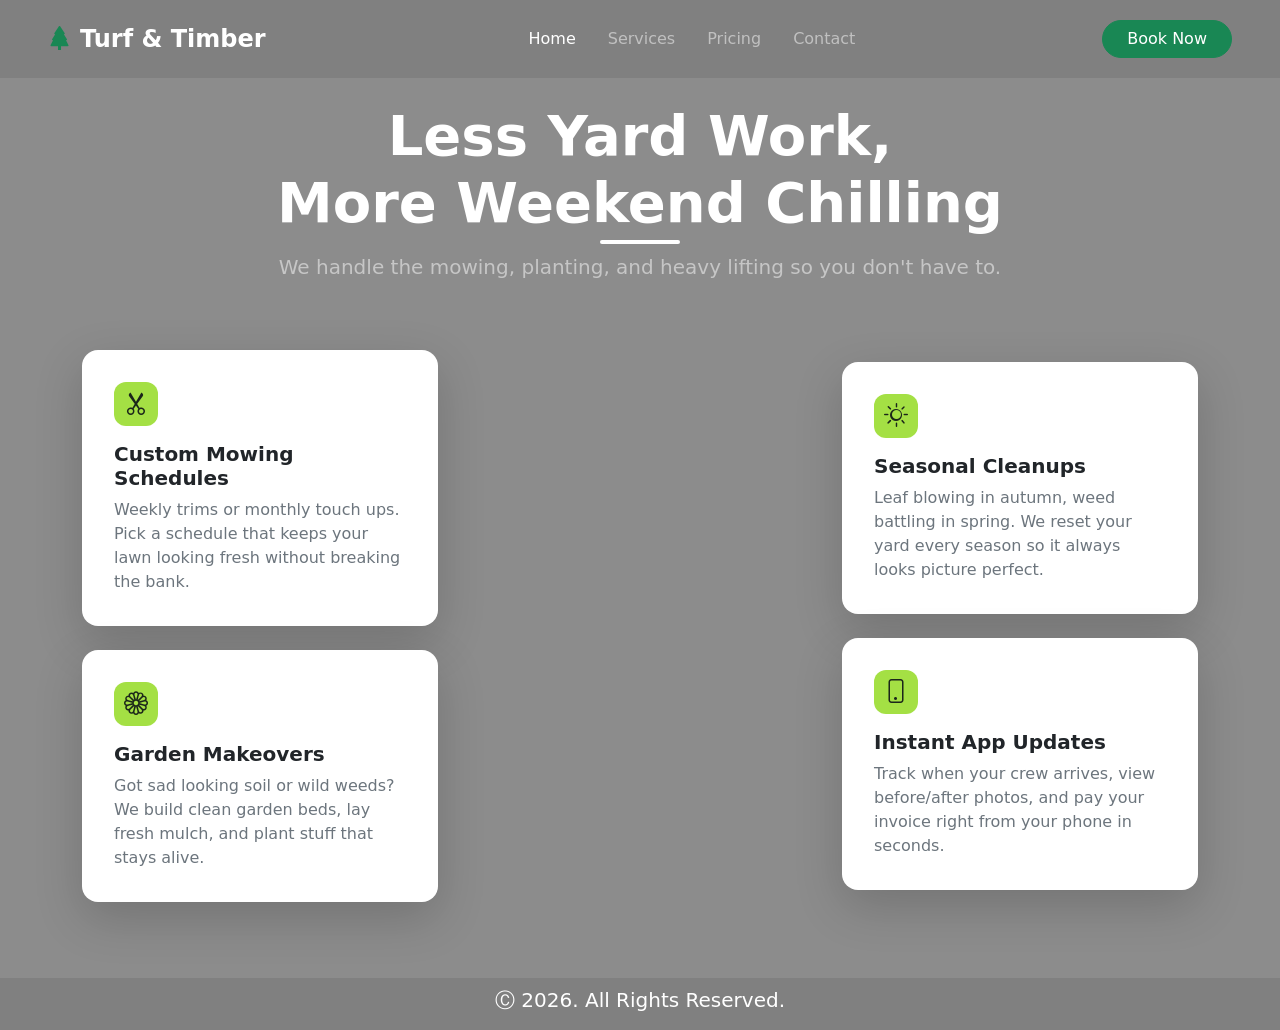
<file: index.html>
<!DOCTYPE html>
<html lang="en">
<head>
  <meta charset="UTF-8">
  <meta name="viewport" content="width=device-width, initial-scale=1.0">
  <title>Turf & Timber - Landscaping</title>
  
  <link href="https://cdn.jsdelivr.net/npm/bootstrap@5.3.3/dist/css/bootstrap.min.css" rel="stylesheet">
  <link href="https://cdn.jsdelivr.net/npm/bootstrap-icons@1.11.3/font/bootstrap-icons.css" rel="stylesheet">
  <link rel="stylesheet" href="index4.css">
</head>
<body>
    
    <nav class="navbar navbar-expand-lg navbar-dark custom-nav py-3">
      <div class="container-fluid px-4 px-lg-5">
        <a class="navbar-brand d-flex align-items-center gap-2 fw-bold fs-4 text-white" href="#">
          <i class="bi bi-tree-fill text-success"></i> Turf & Timber
        </a>
        
        <button class="navbar-toggler border-0" type="button" data-bs-toggle="collapse" data-bs-target="#navbarNavAltMarkup">
          <span class="navbar-toggler-icon"></span>
        </button>

        <div class="collapse navbar-collapse" id="navbarNavAltMarkup">
          <div class="navbar-nav mx-auto gap-lg-3">
            <a class="nav-link active text-white" href="#">Home</a>
            <a class="nav-link text-white-50" href="#">Services</a>
            <a class="nav-link text-white-50" href="#">Pricing</a>
            <a class="nav-link text-white-50" href="#">Contact</a>
          </div>
          <div class="d-flex">
            <button type="button" class="btn btn-success rounded-pill px-4 fw-medium">Book Now</button>
          </div>
        </div>
      </div>
    </nav>
<div class="hero-background">
    <header class="heading text-center text-white my-4 px-3">
      <h1 class="display-4 fw-bold">Less Yard Work, <br> More Weekend Chilling</h1>
      <p class="fs-5 text-white-50 mt-2">We handle the mowing, planting, and heavy lifting so you don't have to.</p>
    </header>

    <main class="container my-auto pb-5">
      <div class="row g-4 align-items-center justify-content-between">
        
        <div class="col-12 col-lg-5 col-xl-4 d-flex flex-column gap-4">
          
          <div class="card floating-card border-0 rounded-4 p-3 shadow-lg">
            <div class="card-body">
              <div class="card-icon mb-3">
                <i class="bi bi-scissors fs-4"></i>
              </div>
              <h5 class="card-title fw-bold text-dark mb-2">Custom Mowing Schedules</h5>
              <p class="card-text text-secondary mb-0">
                Weekly trims or monthly touch ups. Pick a schedule that keeps your lawn looking fresh without breaking the bank.
              </p>
            </div>
          </div>

          <div class="card floating-card border-0 rounded-4 p-3 shadow-lg">
            <div class="card-body">
              <div class="card-icon mb-3">
                <i class="bi bi-flower1 fs-4"></i>
              </div>
              <h5 class="card-title fw-bold text-dark mb-2">Garden Makeovers</h5>
              <p class="card-text text-secondary mb-0">
                Got sad looking soil or wild weeds? We build clean garden beds, lay fresh mulch, and plant stuff that stays alive.
              </p>
            </div>
          </div>

        </div>

        <div class="col-12 col-lg-5 col-xl-4 d-flex flex-column gap-4">

          <div class="card floating-card border-0 rounded-4 p-3 shadow-lg">
            <div class="card-body">
              <div class="card-icon mb-3">
                <i class="bi bi-sun fs-4"></i>
              </div>
              <h5 class="card-title fw-bold text-dark mb-2">Seasonal Cleanups</h5>
              <p class="card-text text-secondary mb-0">
                Leaf blowing in autumn, weed battling in spring. We reset your yard every season so it always looks picture perfect.
              </p>
            </div>
          </div>

          <div class="card floating-card border-0 rounded-4 p-3 shadow-lg">
            <div class="card-body">
              <div class="card-icon mb-3">
                <i class="bi bi-phone fs-4"></i>
              </div>
              <h5 class="card-title fw-bold text-dark mb-2">Instant App Updates</h5>
              <p class="card-text text-secondary mb-0">
                Track when your crew arrives, view before/after photos, and pay your invoice right from your phone in seconds.
              </p>
            </div>
          </div>

        </div>

      </div>
    </main>

  </div>

  <footer class="footer">
    <div class="text">
     <h5>  &#9400 2026. All Rights Reserved.</h5>
    </div>
  </footer>

  <script src="https://cdn.jsdelivr.net/npm/bootstrap@5.3.3/dist/js/bootstrap.bundle.min.js"></script>
</body>
</html>
</file>
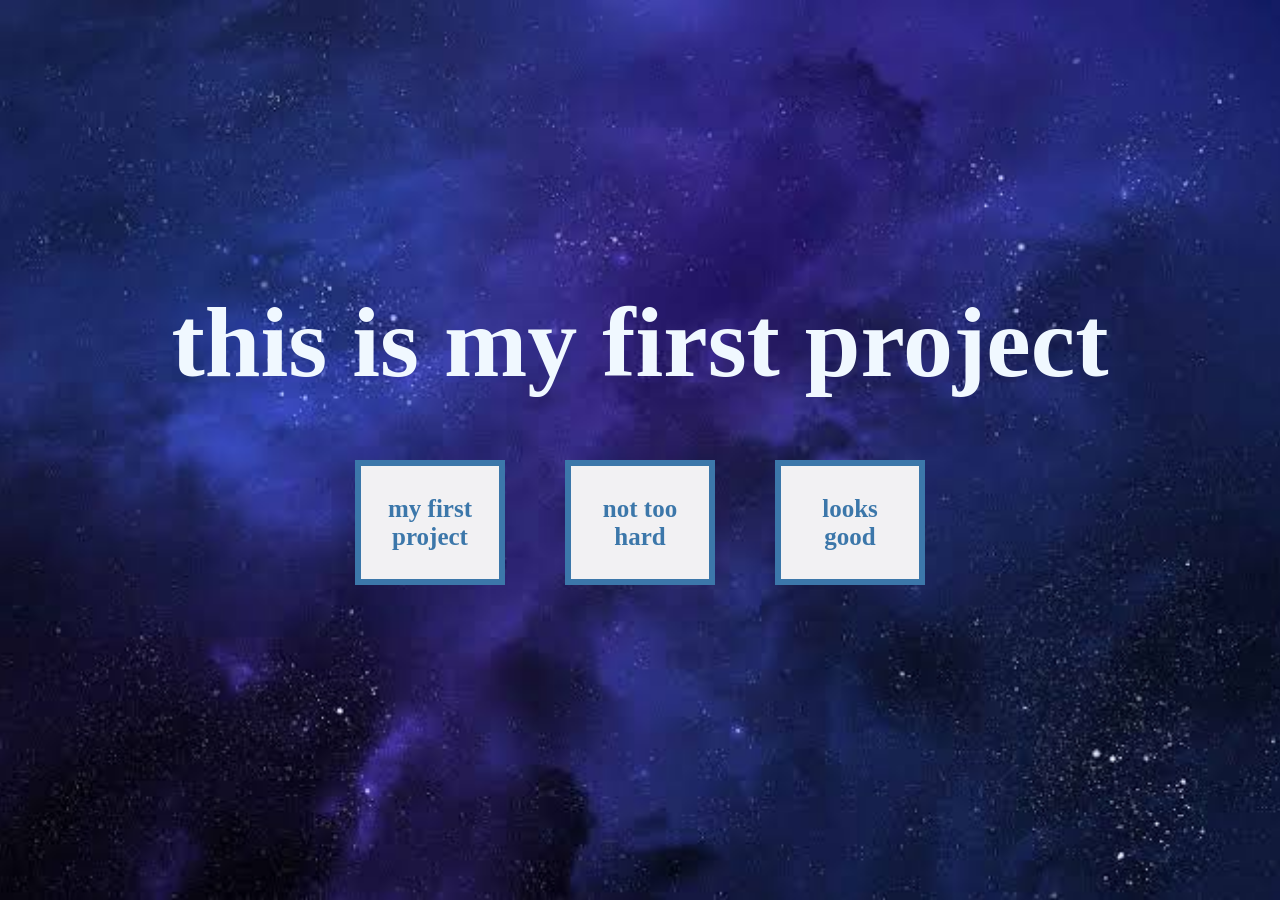
<file: index1.html>
<!DOCTYPE html>
<html lang="en">
<head>
    <meta charset="UTF-8">
    <meta name="viewport" content="width=device-width, initial-scale=1.0">
    <title>project numero uno</title>
    <link rel="stylesheet" href="project1.css">
    <link rel="icon" href="image/butterfly-logo.jpg">
</head>
<body>
    <div class="centre-text">
    <h1 class="text">this is my first project</h1>
   

    <div class='boxes'>
      <div class='box1'>
<h4 class="heading">my first project</h4>
      </div>

       <div class='box1'>
<h4 class="heading">not too hard</h4>
      </div>

       <div class='box1'>
<h4 class="heading">looks good</h4>
      </div>
       </div>
</div>

</body>
</html>
</file>
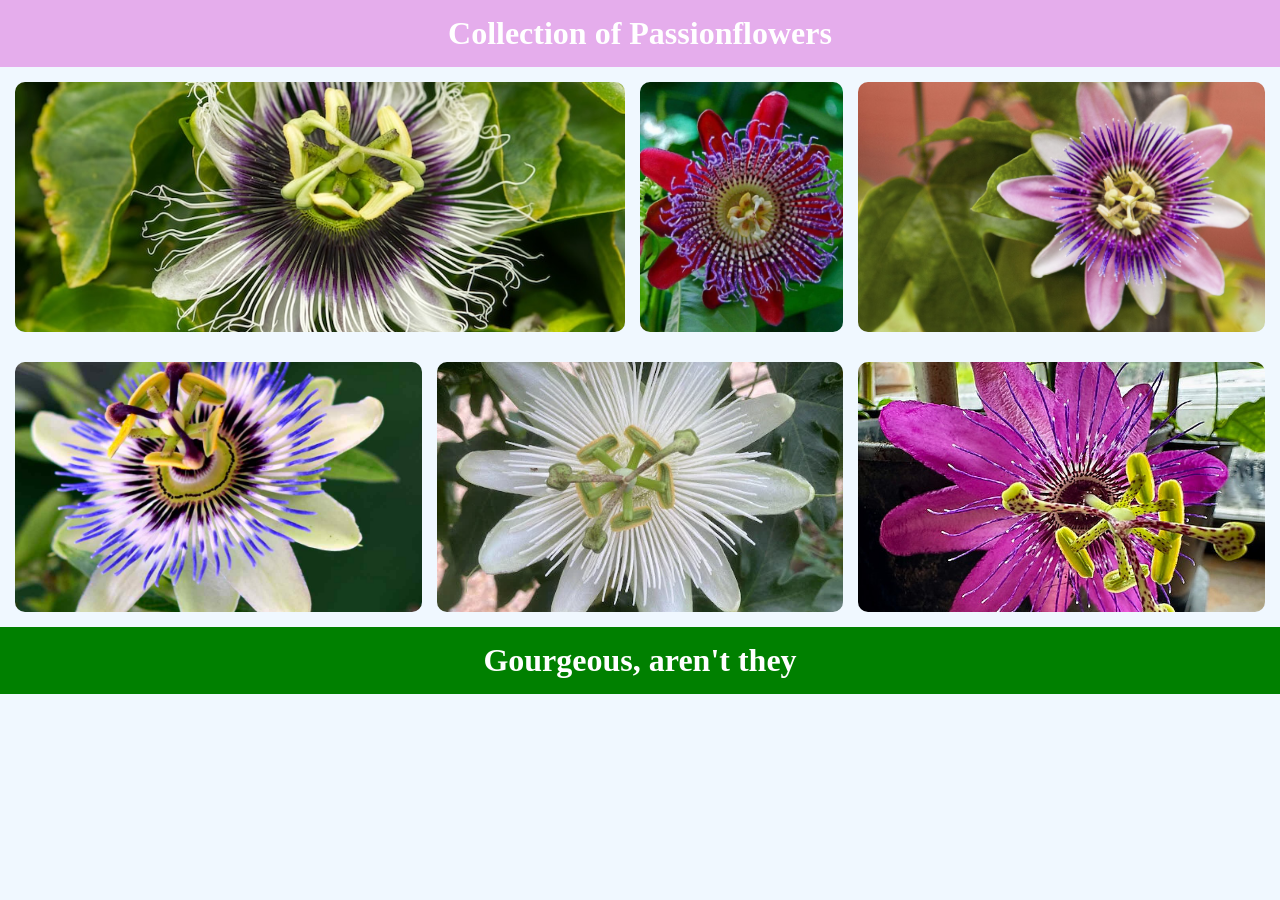
<file: index2.html>
<!DOCTYPE html>
<html lang="en">
<head>
    <meta charset="UTF-8">
    <meta name="viewport" content="width=device-width, initial-scale=1.0">
    <title>Passionflower Gallery</title>
    <link rel="stylesheet" href="project2.css">
</head>
<body>

    <div class="header"><h1>Collection of Passionflowers</h1></div>

    <div class="layout">
        <div class="p1"><img src="ps/p1.jpg" alt="Photo 1"></div>
        <div class="p2"><img src="ps/p2.jpg" alt="Photo 2"></div>
        <div class="p3"><img src="ps/p3.jpg" alt="Photo 3"></div>
    </div>

    <div class="layout2">
        <div class="p4"><img src="ps/p4.jpg" alt="Photo 4"></div>
        <div class="p5"><img src="ps/p5.webp" alt="Photo 5"></div>
        <div class="p6"><img src="ps/p6.jpg" alt="Photo 6"></div>
    </div> 

    <div class="footer"><h1>Gourgeous, aren't they</h1></div>

</body>
</html>
</file>
<file: index4.css>
/* 1. Global Reset */
* {
  margin: 0;
  padding: 0;
  box-sizing: border-box;
}
.custom-nav{
    background-color: gray;
}

/* 2. Full-Screen Background Image */
.hero-background {
  min-height: 100vh;
  width: 100%;
  background: linear-gradient(rgba(0, 0, 0, 0.45), rgba(0, 0, 0, 0.45)),
              url('https://images.unsplash.com/photo-1558904541-efa843a96f01?q=80&w=1920&auto=format&fit=crop') no-repeat center center / cover;
  display: flex;
  flex-direction: column;
}

/* 3. Heading Accent Line */
.heading h1 {
  display: inline-block;
  position: relative;
}

.heading h1::after {
  content: '';
  position: absolute;
  left: 50%;
  bottom: -8px;
  transform: translateX(-50%);
  width: 80px;
  height: 4px;
  background-color: #ffffff;
  border-radius: 2px;
}

/* 4. Fully Opaque Floating Cards */
.floating-card {
  background-color: #ffffff !important; /* Fully opaque solid white */
  opacity: 1 !important;

}

.floating-card:hover {
  transform: translateY(-5px);
  box-shadow: 0 15px 30px rgba(0, 0, 0, 0.3) !important;
}

/* 5. Card Green Icon Badges */
.card-icon {
  width: 44px;
  height: 44px;
  background-color: #a4e044;
  color: #1b261a;
  border-radius: 12px;
  display: flex;
  align-items: center;
  justify-content: center;
}
.footer{
    background-color: gray;
    padding: 10px;
}
.text{
    color: #ffffff;
    text-align: center;
}
</file>
<file: project1.css>
*{
    margin: 0;      
      padding: 0;
      box-sizing: border-box;
}


        body{
        background-image: url(image_bg.jpg);
         background-size:cover ;
            background-repeat: no-repeat;
            background-position: center;
            height:100vh;
            margin: 0;
            display: flex;
            justify-content: center;
            align-items: center;
        }

        .centre-text{

          display: flex;
          align-items: center;
         flex-direction: column;
         gap: 30px;
         width: 90%;
         max-width: 1100px;
        }
        .text{
         color: aliceblue;
         font-size: 100px;
         font-family:cursive;
         text-align: center;
         
        }
        .boxes{
          display: flex;
          justify-content: center;
          align-items:center; 
          /* width: 100%; */
       

        }
        .box1{
         color: rgb(60, 119, 170);
        background-color: rgb(242, 241, 243);
        height: 125px;
        width: 150px;
        border: 6px solid rgb(60, 119, 170);
        font-size: 25px;
        font-weight: 700;
        font-family: cursive;
        flex: 1;
        margin: 30px;
        padding: 20px;

         display: flex;
  justify-content: center;
  align-items: center;
  text-align: center;
        }
</file>
<file: project2.css>
body {
    background-color:aliceblue; 
}
* {
    margin: 0;
    padding: 0;
    box-sizing: border-box;
}

.header {
    background-color: rgb(229, 173, 236);
    padding: 15px;
    color: white;
    text-align: center;
}

.footer {
    background-color: green;
    padding: 15px;
    color: white;
    text-align: center;
}

/* First Row: 3 images (First image is twice as wide as the other two) */
.layout {
    display: grid;
    grid-template-columns: 3fr 1fr 2fr; /* 3 columns: 1 wide, 2 normal */
    gap: 15px;
    padding: 15px;
}

/* Second Row: 3 equal images */
.layout2 {
    display: grid;
    grid-template-columns: 1fr 1fr 1fr; /* 3 equal columns */
    gap: 15px;
    padding: 15px;
}

/* Base styling for all image containers */
.layout > div {
    height: 250px;
    border-radius: 10px;
    overflow: hidden; /* Clips image corners to match border-radius */
}
.layout2 > div {
    height: 250px;
    border-radius: 10px;
    overflow: hidden; /* Clips image corners to match border-radius */
}

/* Make images fit their boxes perfectly */
.layout img {
    width: 100%;
    height: 100%;
    object-fit: cover;
}
.layout2 img {
    width: 100%;
    height: 100%;
    object-fit: cover;
}
</file>
